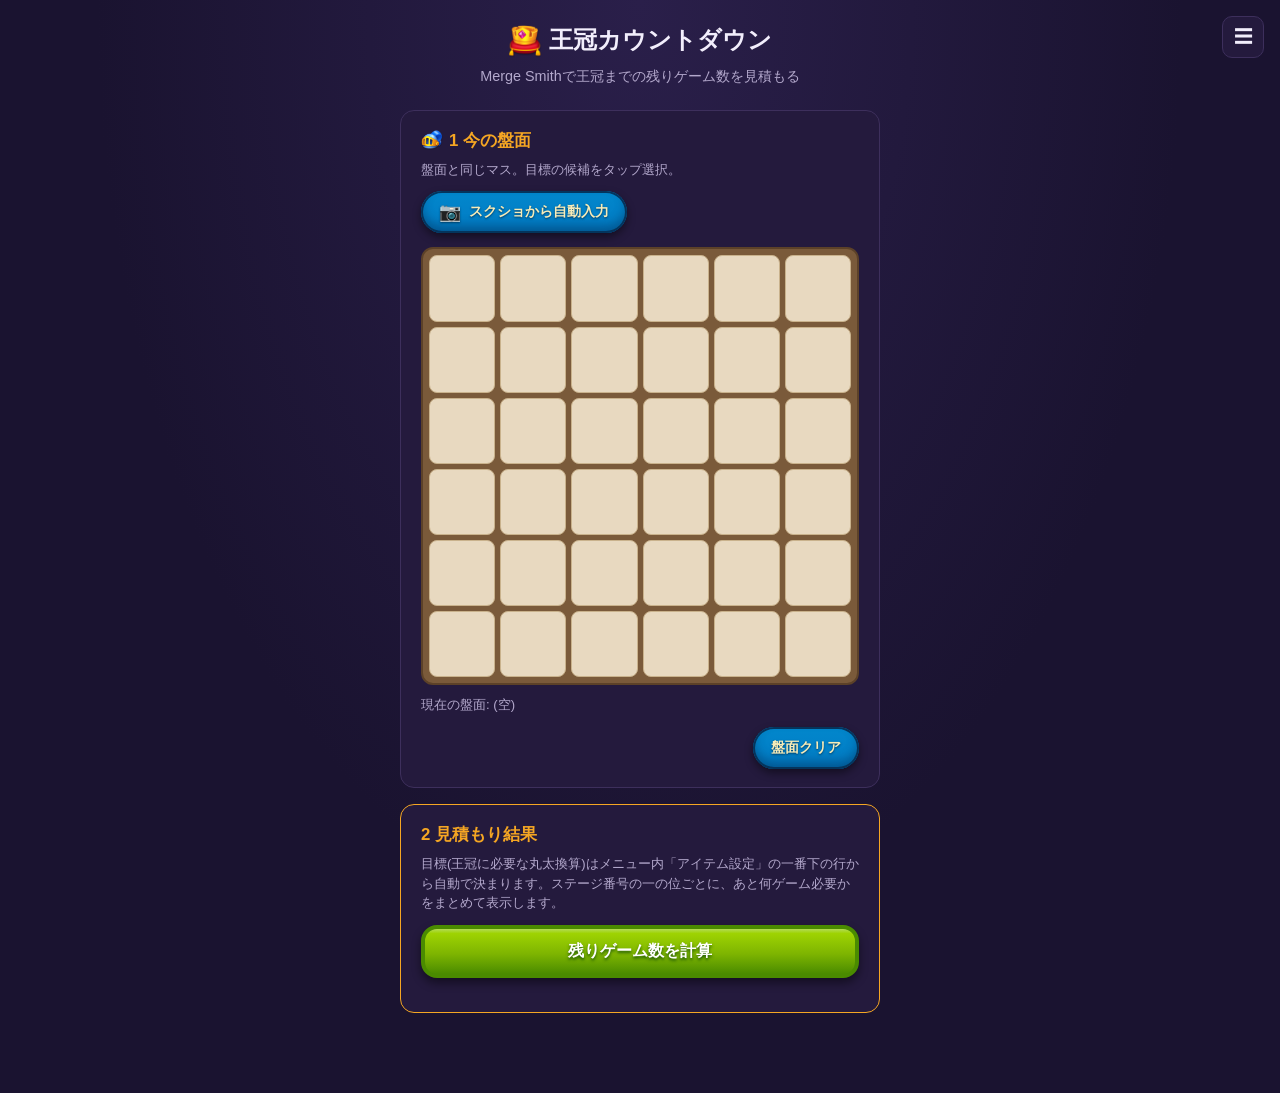
<file: index.html>
<!doctype html>
<html lang="ja">
<head>
<meta charset="UTF-8" />
<meta name="viewport" content="width=device-width, initial-scale=1.0, viewport-fit=cover" />
<meta http-equiv="Cache-Control" content="no-cache, no-store, must-revalidate" />
<meta http-equiv="Pragma" content="no-cache" />
<meta http-equiv="Expires" content="0" />
<title>Merge Smith 王冠カウントダウン</title>
<link rel="icon" type="image/png" href="./icons/favicon.png" />
<link rel="apple-touch-icon" href="./icons/apple-touch-icon.png" />
<meta name="apple-mobile-web-app-title" content="王冠カウントダウン" />
<link rel="stylesheet" href="./style.css?v=a2da0526" />
<link rel="stylesheet" href="./reference.css?v=353e5ffb" />
</head>
<body>
<button id="menu-toggle" class="menu-btn" aria-label="メニュー">☰</button>
<div id="menu-backdrop" class="menu-backdrop"></div>
<nav id="side-menu" class="side-menu">
  <button id="menu-close" class="side-menu-close" aria-label="閉じる">✕</button>
  <h3>メニュー</h3>
  <a href="./reference.html">📋 参考資料</a>

  <div class="menu-divider"></div>

  <h2><img src="./icons/icon-log.png" class="h2-icon" alt="" /> ステージ設定（丸太の獲得倍率）</h2>
  <p class="note">各ステージ1回のクリアでもらえる丸太（素材）の倍率を設定できます。</p>

  <div class="row digit-table-header">
    <span class="standard-badge">標準倍率</span>
    <button class="btn-add" id="toggle-edit-digits">🔒 編集する</button>
  </div>
  <div class="digit-table-wrap"><table class="digit-table" id="digit-table"></table></div>
  <p class="note warn">⚠️ 2, 5, 9 の位は確認済み（x3, x5, x10）。0, 1, 4, 6, 7, 8 はまだ未確認（暫定x1）。編集するには上の「編集する」を押してください。</p>

  <div class="menu-divider"></div>

  <h2><img src="./icons/icon-shield.png" class="h2-icon" alt="" /> アイテム設定（丸太換算）</h2>
  <p class="note">丸太から完成アイテムまでの合成チェーンに出てくるアイテムを、丸太に近い順から上に並べてください。丸太=1から始まり、1つ上に行くたびに2倍（2個マージで1個）になります（板=2、木の盾=4…）。</p>
  <div class="table-wrap"><table class="goal-table" id="goal-table">
    <thead><tr><th>アイテム名</th><th>丸太換算<br><span class="th-note">(自動計算)</span></th><th>ゲーム数<br><span class="th-note">(概算)</span></th></tr></thead>
    <tbody>
      <tr class="goal-fixed-row">
        <td class="name-cell"><img src="./icons/icon-log.png" class="row-icon" alt="" />丸太</td>
        <td><span class="goal-logs-badge">1</span></td>
        <td><span class="goal-games-badge" id="log-games-badge">-</span></td>
      </tr>
    </tbody>
    <tbody id="goal-body"></tbody>
    <tbody>
      <tr class="goal-fixed-row">
        <td class="name-cell"><img src="./icons/icon-crown.png" class="row-icon" alt="" />王冠（Final Goal）</td>
        <td><span class="goal-logs-badge" id="crown-logs-badge">-</span></td>
        <td><span class="goal-games-badge" id="crown-games-badge">-</span></td>
      </tr>
    </tbody>
  </table></div>
  <button class="btn-add" id="add-goal-row">+ 行を追加</button>

  <div class="menu-divider"></div>

  <h2><img src="./icons/icon-crown.png" class="h2-icon" alt="" /> 到達ボーナス（自動確定分）</h2>
  <p class="note">盤面の一番高いアイテムがそのステージ以上なら、確定でもらえる分として不足から自動で差し引かれます。</p>
  <div id="stage-bonus-list" class="bonus-list"></div>

  <div class="menu-divider"></div>

  <div class="menu-footer">
    <p class="note">バージョン <span id="app-version">v19abcc4a</span></p>
    <button class="btn-add" id="reset-all">保存データを消して最新の初期設定に戻す</button>
  </div>
</nav>

<header class="app-header">
  <h1><img src="./icons/icon-crown.png" class="title-icon" alt="" /> 王冠カウントダウン</h1>
  <p class="sub">Merge Smithで王冠までの残りゲーム数を見積もる</p>
</header>

<main class="stack">

  <section class="card">
    <h2><img src="./icons/icon-helmet.png" class="h2-icon" alt="" /> 1 今の盤面</h2>
    <p class="note">盤面と同じマス。目標の候補をタップ選択。</p>

    <div class="ai-fill">
      <button class="btn-game-pill" id="pick-image" type="button">
        <span class="btn-game-emoji" aria-hidden="true">📷</span>
        <span id="pick-image-label">スクショから自動入力</span>
      </button>
      <input type="file" id="board-image" accept="image/*" class="visually-hidden-file" />
      <p class="note" id="analyze-status"></p>
    </div>

    <div class="board-grid" id="board-grid"></div>
    <p class="note" id="board-summary">現在の盤面: (空)</p>
    <div class="board-actions">
      <button class="btn-game-pill" id="board-clear" type="button" title="盤面を全部空にする">盤面クリア</button>
    </div>
  </section>

  <section class="card result-card">
    <h2>2 見積もり結果</h2>
    <p class="note">目標(王冠に必要な丸太換算)はメニュー内「アイテム設定」の一番下の行から自動で決まります。ステージ番号の一の位ごとに、あと何ゲーム必要かをまとめて表示します。</p>
    <button class="btn-calc" id="calc-btn">残りゲーム数を計算</button>
    <div id="result"></div>
  </section>

</main>

<div id="cell-picker-backdrop" class="cell-picker-backdrop">
  <div class="cell-picker">
    <h3>このマスに置くアイテム</h3>
    <div class="cell-picker-options" id="cell-picker-options"></div>
    <button class="btn-add" id="cell-picker-cancel">キャンセル</button>
  </div>
</div>

<script src="./menu.js?v=d33258e5"></script>
<script src="./app.js?v=d3e45762"></script>
</body>
</html>
</file>
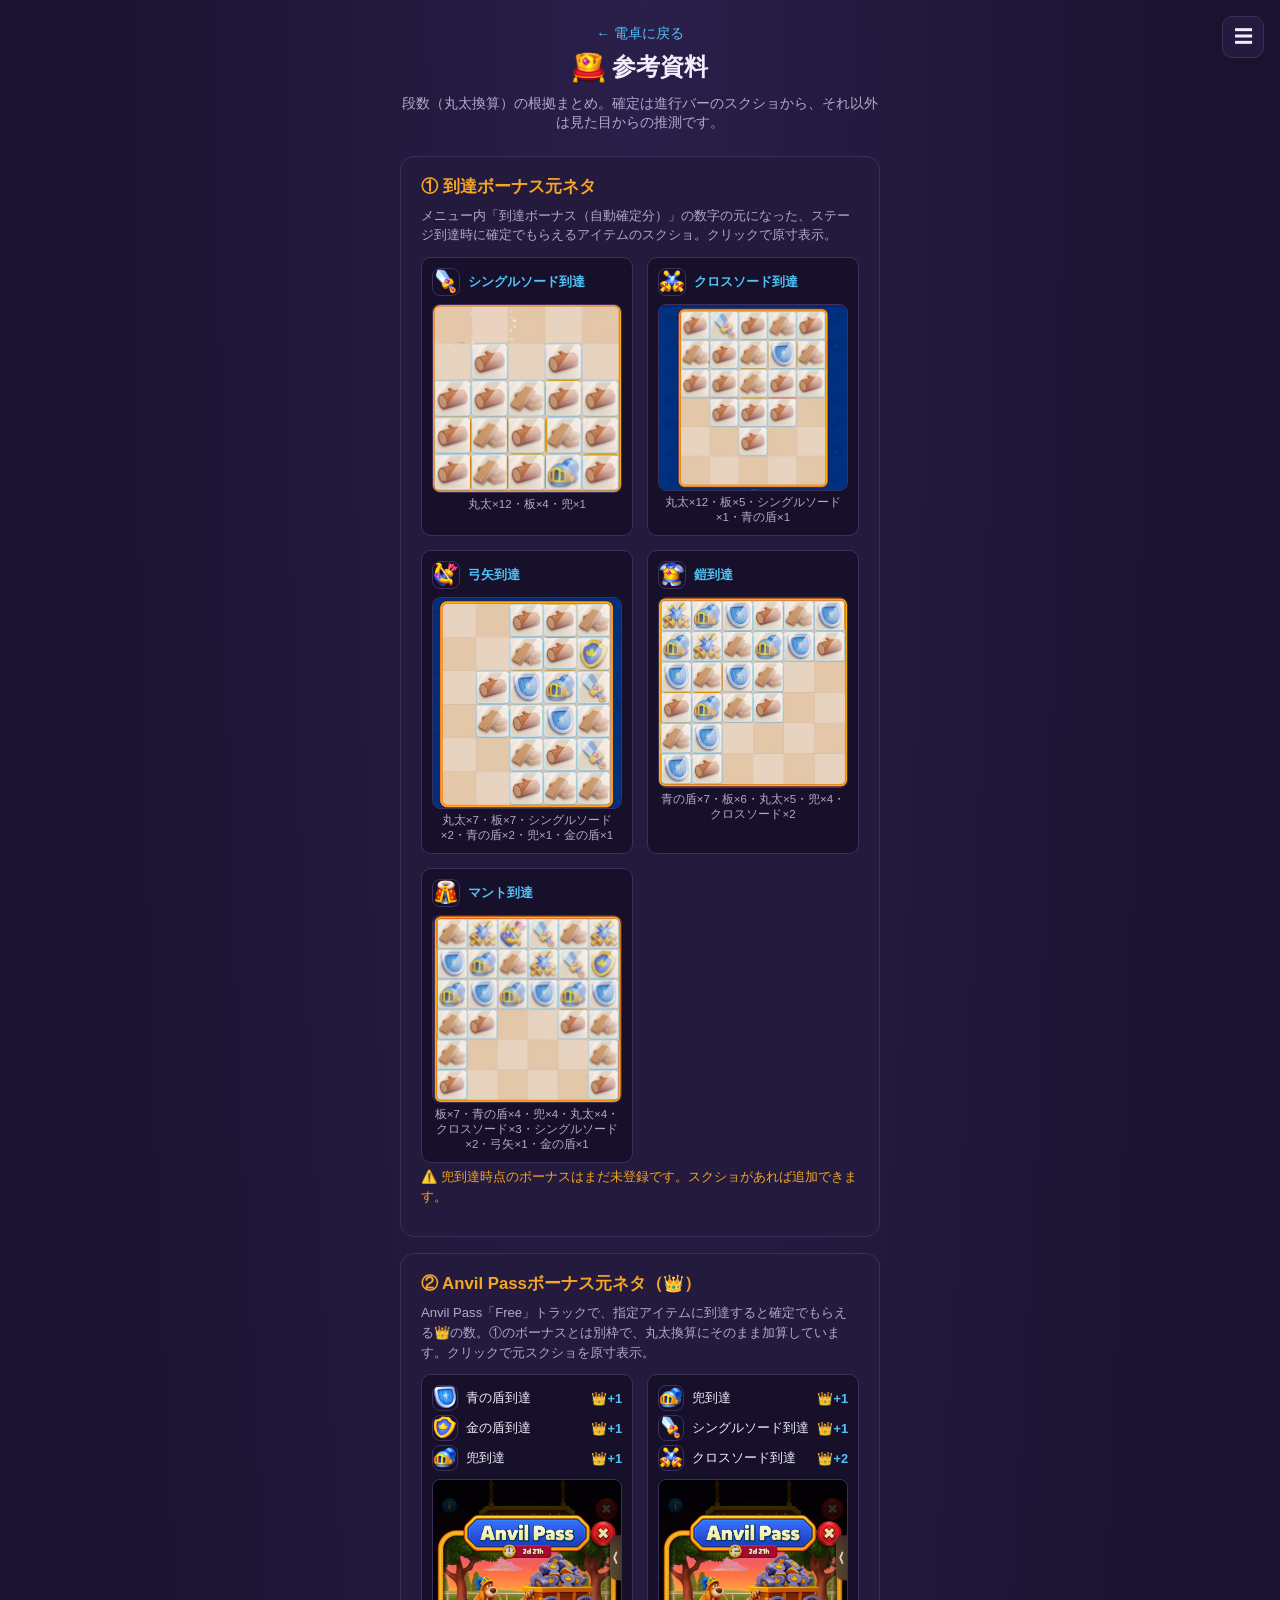
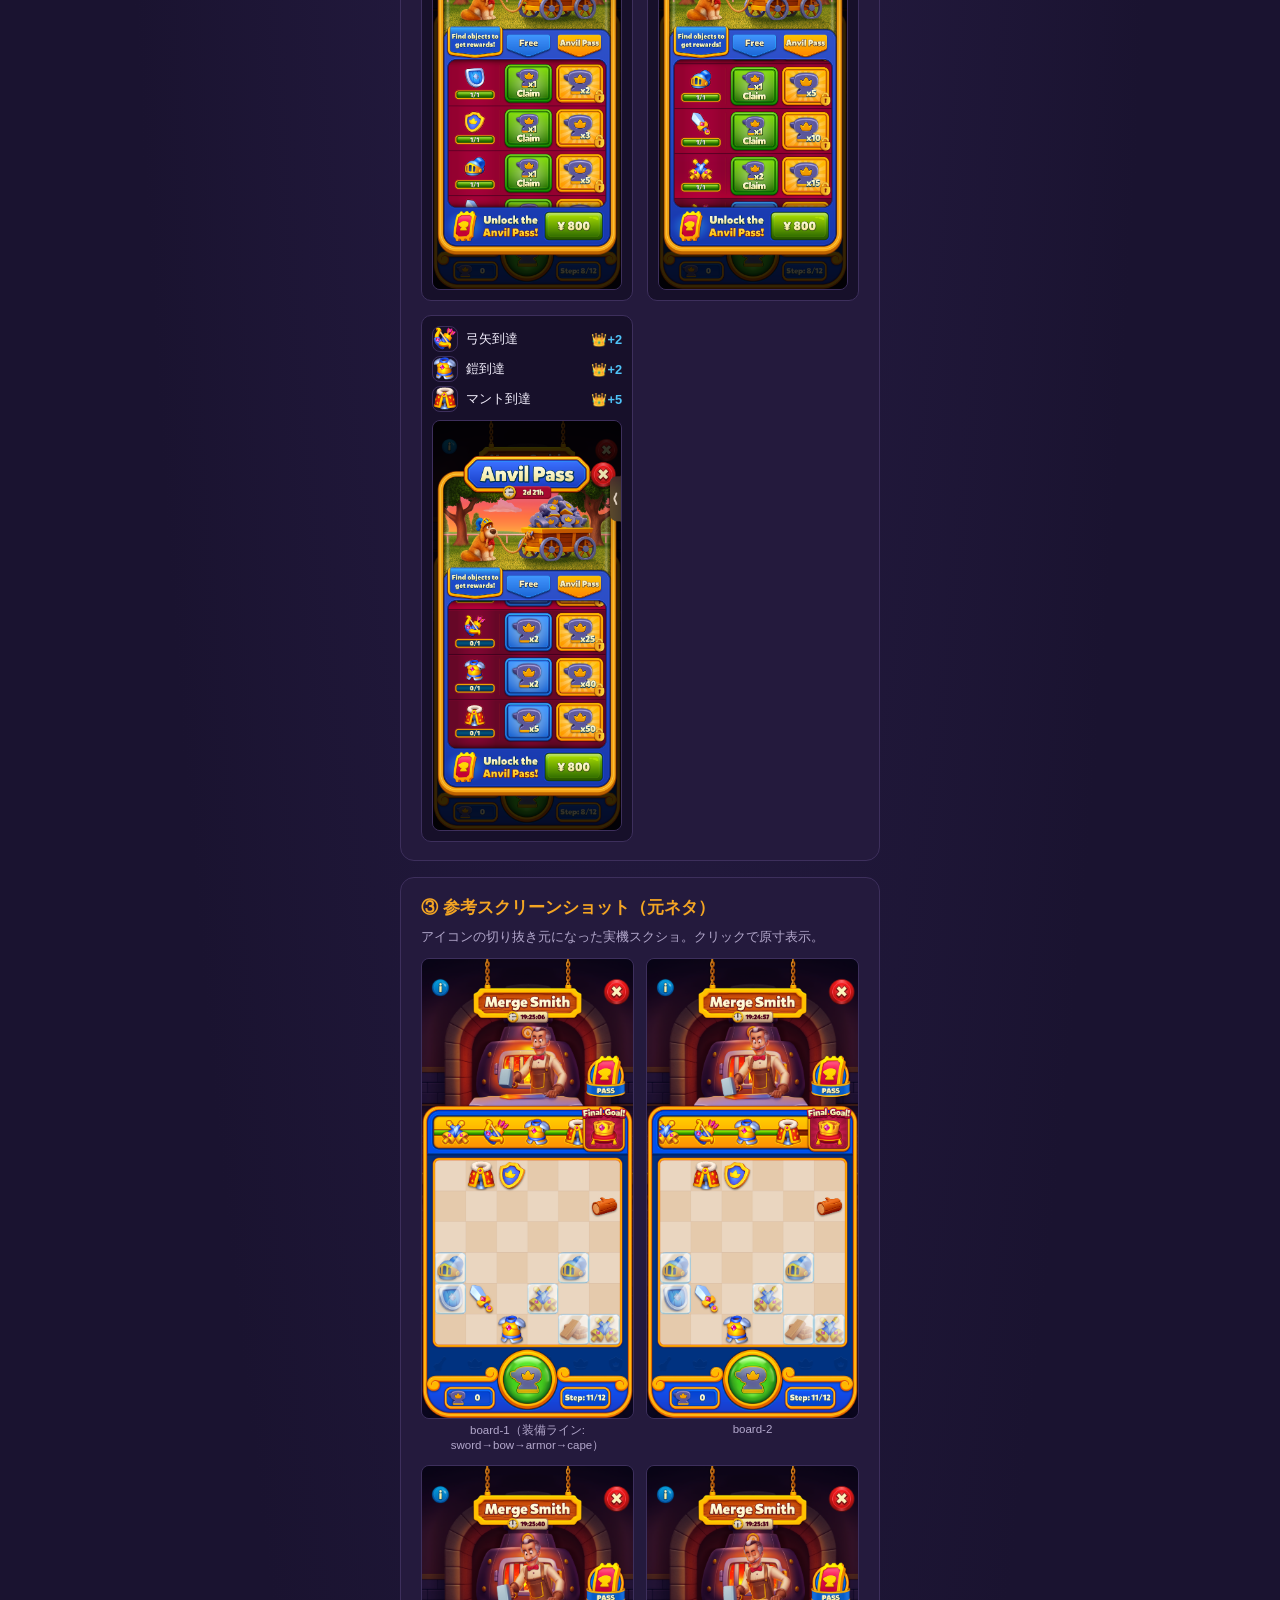
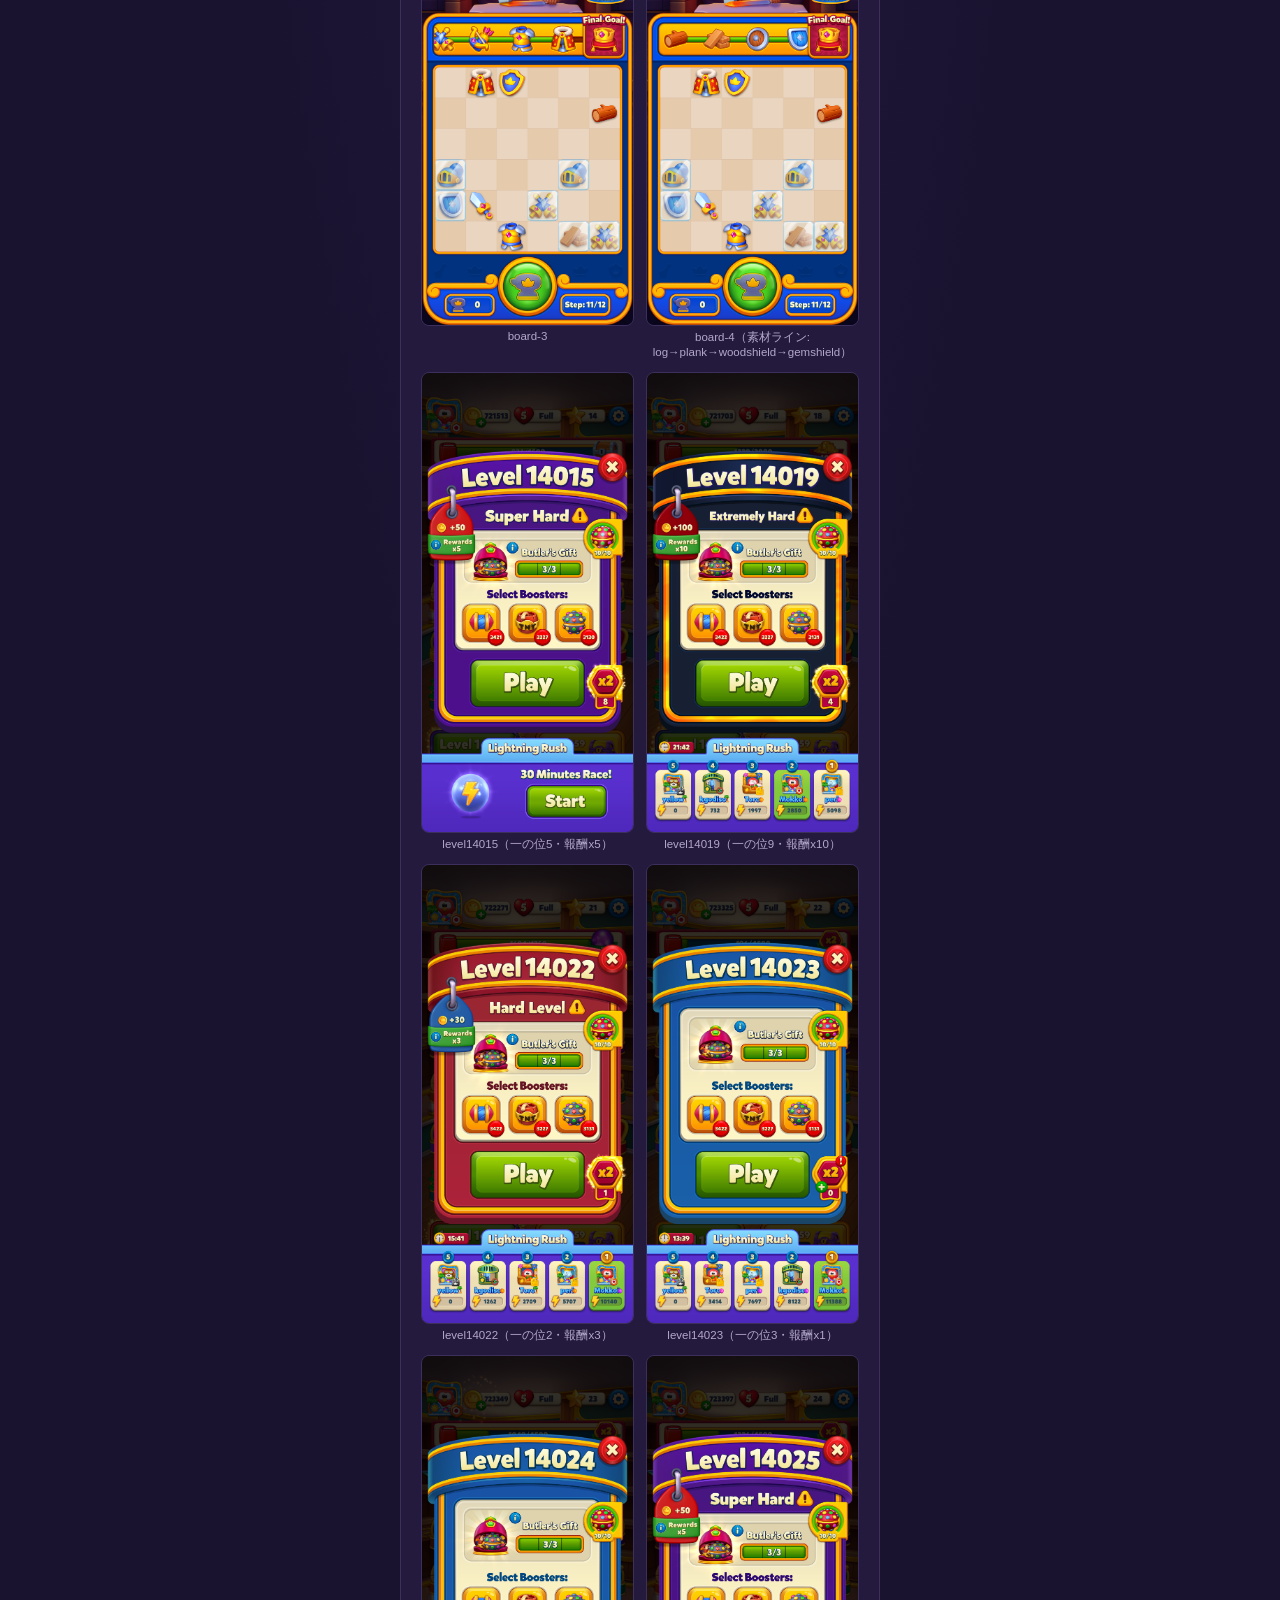
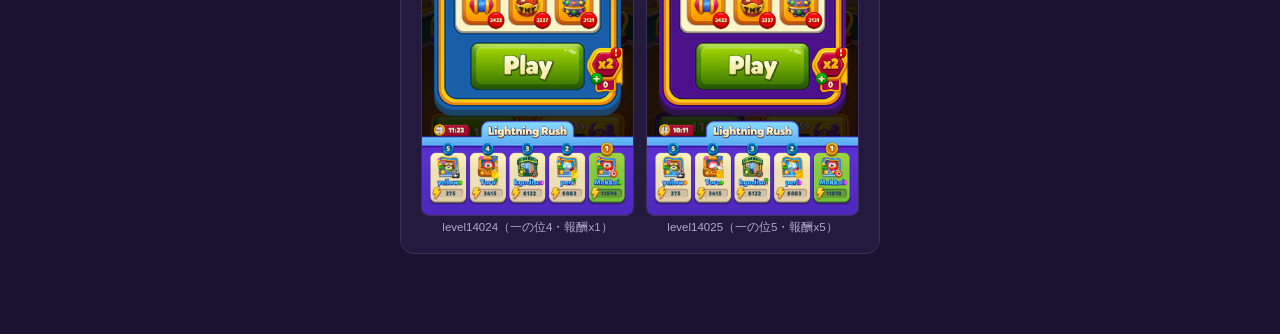
<file: reference.html>
<!doctype html>
<html lang="ja">
<head>
<meta charset="UTF-8" />
<meta name="viewport" content="width=device-width, initial-scale=1.0, viewport-fit=cover" />
<meta http-equiv="Cache-Control" content="no-cache, no-store, must-revalidate" />
<meta http-equiv="Pragma" content="no-cache" />
<meta http-equiv="Expires" content="0" />
<title>参考資料 | Merge Smith 王冠カウントダウン</title>
<link rel="icon" type="image/png" href="./icons/favicon.png" />
<link rel="apple-touch-icon" href="./icons/apple-touch-icon.png" />
<meta name="apple-mobile-web-app-title" content="王冠カウントダウン" />
<link rel="stylesheet" href="./style.css?v=a2da0526" />
<link rel="stylesheet" href="./reference.css?v=353e5ffb" />
</head>
<body>
<button id="menu-toggle" class="menu-btn" aria-label="メニュー">☰</button>
<div id="menu-backdrop" class="menu-backdrop"></div>
<nav id="side-menu" class="side-menu">
  <button id="menu-close" class="side-menu-close" aria-label="閉じる">✕</button>
  <h3>メニュー</h3>
  <a href="./index.html">🧮 電卓に戻る</a>
  <a href="./reference.html">📋 参考資料</a>
</nav>

<header class="app-header">
  <a href="./index.html" class="back-link">← 電卓に戻る</a>
  <h1><img src="./icons/icon-crown.png" class="title-icon" alt="" /> 参考資料</h1>
  <p class="sub">段数（丸太換算）の根拠まとめ。確定は進行バーのスクショから、それ以外は見た目からの推測です。</p>
</header>

<main class="stack">

  <section class="card">
    <h2>① 到達ボーナス元ネタ</h2>
    <p class="note">メニュー内「到達ボーナス（自動確定分）」の数字の元になった、ステージ到達時に確定でもらえるアイテムのスクショ。クリックで原寸表示。</p>
    <div class="bonus-grid">
      <div class="bonus-card">
        <div class="bonus-head"><img class="ref-icon" src="./icons/icon-sword-single.png" alt="" /><h3>シングルソード到達</h3></div>
        <a href="./reference-screenshots/bonus-sword-single.jpg" target="_blank"><img src="./reference-screenshots/bonus-sword-single.jpg" alt="bonus-sword-single" /><span>丸太×12・板×4・兜×1</span></a>
      </div>
      <div class="bonus-card">
        <div class="bonus-head"><img class="ref-icon" src="./icons/icon-sword.png" alt="" /><h3>クロスソード到達</h3></div>
        <a href="./reference-screenshots/bonus-sword-cross.png" target="_blank"><img src="./reference-screenshots/bonus-sword-cross.png" alt="bonus-sword-cross" /><span>丸太×12・板×5・シングルソード×1・青の盾×1</span></a>
      </div>
      <div class="bonus-card">
        <div class="bonus-head"><img class="ref-icon" src="./icons/icon-bow.png" alt="" /><h3>弓矢到達</h3></div>
        <a href="./reference-screenshots/bonus-bow.png" target="_blank"><img src="./reference-screenshots/bonus-bow.png" alt="bonus-bow" /><span>丸太×7・板×7・シングルソード×2・青の盾×2・兜×1・金の盾×1</span></a>
      </div>
      <div class="bonus-card">
        <div class="bonus-head"><img class="ref-icon" src="./icons/icon-armor.png" alt="" /><h3>鎧到達</h3></div>
        <a href="./reference-screenshots/bonus-armor.jpg" target="_blank"><img src="./reference-screenshots/bonus-armor.jpg" alt="bonus-armor" /><span>青の盾×7・板×6・丸太×5・兜×4・クロスソード×2</span></a>
      </div>
      <div class="bonus-card">
        <div class="bonus-head"><img class="ref-icon" src="./icons/icon-cape.png" alt="" /><h3>マント到達</h3></div>
        <a href="./reference-screenshots/bonus-cape.png" target="_blank"><img src="./reference-screenshots/bonus-cape.png" alt="bonus-cape" /><span>板×7・青の盾×4・兜×4・丸太×4・クロスソード×3・シングルソード×2・弓矢×1・金の盾×1</span></a>
      </div>
    </div>
    <p class="note warn">⚠️ 兜到達時点のボーナスはまだ未登録です。スクショがあれば追加できます。</p>
  </section>

  <section class="card">
    <h2>② Anvil Passボーナス元ネタ（👑）</h2>
    <p class="note">Anvil Pass「Free」トラックで、指定アイテムに到達すると確定でもらえる👑の数。①のボーナスとは別枠で、丸太換算にそのまま加算しています。クリックで元スクショを原寸表示。</p>
    <div class="bonus-grid">
      <div class="bonus-card">
        <div class="anvil-bonus-items">
          <div class="anvil-bonus-item"><img class="ref-icon" src="./icons/icon-gemshield.png" alt="" /><span>青の盾到達</span><span class="anvil-bonus-count">👑+1</span></div>
          <div class="anvil-bonus-item"><img class="ref-icon" src="./icons/icon-shield.png" alt="" /><span>金の盾到達</span><span class="anvil-bonus-count">👑+1</span></div>
          <div class="anvil-bonus-item"><img class="ref-icon" src="./icons/icon-helmet.png" alt="" /><span>兜到達</span><span class="anvil-bonus-count">👑+1</span></div>
        </div>
        <a href="./reference-screenshots/anvilpass-bonus-gemshield-shield-helmet.png" target="_blank"><img src="./reference-screenshots/anvilpass-bonus-gemshield-shield-helmet.png" alt="anvilpass-bonus-gemshield-shield-helmet" /></a>
      </div>
      <div class="bonus-card">
        <div class="anvil-bonus-items">
          <div class="anvil-bonus-item"><img class="ref-icon" src="./icons/icon-helmet.png" alt="" /><span>兜到達</span><span class="anvil-bonus-count">👑+1</span></div>
          <div class="anvil-bonus-item"><img class="ref-icon" src="./icons/icon-sword-single.png" alt="" /><span>シングルソード到達</span><span class="anvil-bonus-count">👑+1</span></div>
          <div class="anvil-bonus-item"><img class="ref-icon" src="./icons/icon-sword.png" alt="" /><span>クロスソード到達</span><span class="anvil-bonus-count">👑+2</span></div>
        </div>
        <a href="./reference-screenshots/anvilpass-bonus-helmet-swordsingle-swordcross.png" target="_blank"><img src="./reference-screenshots/anvilpass-bonus-helmet-swordsingle-swordcross.png" alt="anvilpass-bonus-helmet-swordsingle-swordcross" /></a>
      </div>
      <div class="bonus-card">
        <div class="anvil-bonus-items">
          <div class="anvil-bonus-item"><img class="ref-icon" src="./icons/icon-bow.png" alt="" /><span>弓矢到達</span><span class="anvil-bonus-count">👑+2</span></div>
          <div class="anvil-bonus-item"><img class="ref-icon" src="./icons/icon-armor.png" alt="" /><span>鎧到達</span><span class="anvil-bonus-count">👑+2</span></div>
          <div class="anvil-bonus-item"><img class="ref-icon" src="./icons/icon-cape.png" alt="" /><span>マント到達</span><span class="anvil-bonus-count">👑+5</span></div>
        </div>
        <a href="./reference-screenshots/anvilpass-bonus-bow-armor-cape.png" target="_blank"><img src="./reference-screenshots/anvilpass-bonus-bow-armor-cape.png" alt="anvilpass-bonus-bow-armor-cape" /></a>
      </div>
    </div>
  </section>

  <section class="card">
    <h2>③ 参考スクリーンショット（元ネタ）</h2>
    <p class="note">アイコンの切り抜き元になった実機スクショ。クリックで原寸表示。</p>
    <div class="ref-gallery">
      <a href="./reference-screenshots/merge-smith-board-1.png" target="_blank"><img src="./reference-screenshots/merge-smith-board-1.png" alt="board-1" /><span>board-1（装備ライン: sword→bow→armor→cape）</span></a>
      <a href="./reference-screenshots/merge-smith-board-2.png" target="_blank"><img src="./reference-screenshots/merge-smith-board-2.png" alt="board-2" /><span>board-2</span></a>
      <a href="./reference-screenshots/merge-smith-board-3.png" target="_blank"><img src="./reference-screenshots/merge-smith-board-3.png" alt="board-3" /><span>board-3</span></a>
      <a href="./reference-screenshots/merge-smith-board-4-woodchain-goalbar.png" target="_blank"><img src="./reference-screenshots/merge-smith-board-4-woodchain-goalbar.png" alt="board-4" /><span>board-4（素材ライン: log→plank→woodshield→gemshield）</span></a>
      <a href="./reference-screenshots/level14015-digit5-rewardx5.png" target="_blank"><img src="./reference-screenshots/level14015-digit5-rewardx5.png" alt="level14015" /><span>level14015（一の位5・報酬x5）</span></a>
      <a href="./reference-screenshots/level14019-digit9-rewardx10.png" target="_blank"><img src="./reference-screenshots/level14019-digit9-rewardx10.png" alt="level14019" /><span>level14019（一の位9・報酬x10）</span></a>
      <a href="./reference-screenshots/level14022-digit2-rewardx3.png" target="_blank"><img src="./reference-screenshots/level14022-digit2-rewardx3.png" alt="level14022" /><span>level14022（一の位2・報酬x3）</span></a>
      <a href="./reference-screenshots/level14023-digit3-rewardx1.png" target="_blank"><img src="./reference-screenshots/level14023-digit3-rewardx1.png" alt="level14023" /><span>level14023（一の位3・報酬x1）</span></a>
      <a href="./reference-screenshots/level14024-digit4-rewardx1.png" target="_blank"><img src="./reference-screenshots/level14024-digit4-rewardx1.png" alt="level14024" /><span>level14024（一の位4・報酬x1）</span></a>
      <a href="./reference-screenshots/level14025-digit5-rewardx5.png" target="_blank"><img src="./reference-screenshots/level14025-digit5-rewardx5.png" alt="level14025" /><span>level14025（一の位5・報酬x5）</span></a>
    </div>
  </section>

</main>

<script src="./menu.js?v=d33258e5"></script>
</body>
</html>
</file>
<file: style.css>
:root {
  --bg: #1a1330;
  --card-bg: #241a3d;
  --accent: #f5a623;
  --accent2: #4fc3f7;
  --text: #f2eefc;
  --text-dim: #b3a8cc;
  --border: #3d2f5c;
  --danger: #e85d5d;
  --info-blue: #0184ca;
  --info-blue-hover: #1f9de0;
}

* { box-sizing: border-box; }

html {
  background: var(--bg);
  overflow-x: hidden;
}

body {
  margin: 0;
  min-height: 100vh;
  overflow-x: hidden;
  font-family: -apple-system, BlinkMacSystemFont, "Hiragino Sans", "Yu Gothic", sans-serif;
  background: radial-gradient(ellipse at top, #2a1f4a 0%, var(--bg) 60%);
  color: var(--text);
  padding: calc(24px + env(safe-area-inset-top)) calc(16px + env(safe-area-inset-right)) calc(80px + env(safe-area-inset-bottom)) calc(16px + env(safe-area-inset-left));
}

.app-header {
  max-width: 480px;
  margin: 0 auto 24px;
  text-align: center;
}

.app-header h1 {
  margin: 0 0 8px;
  font-size: 1.5rem;
}

.app-header .sub {
  color: var(--text-dim);
  font-size: 0.9rem;
  margin: 0;
}

.stack {
  max-width: 480px;
  margin: 0 auto;
  display: flex;
  flex-direction: column;
  gap: 16px;
}

.card {
  background: var(--card-bg);
  border: 1px solid var(--border);
  border-radius: 14px;
  padding: 18px 20px;
}

.card h2 {
  margin: 0 0 8px;
  font-size: 1.05rem;
  color: var(--accent);
  display: flex;
  align-items: center;
  gap: 6px;
}

.title-icon {
  width: 34px;
  height: 34px;
  object-fit: contain;
  vertical-align: middle;
  border-radius: 6px;
}

.h2-icon {
  width: 22px;
  height: 22px;
  object-fit: contain;
  border-radius: 4px;
}

.row-icon {
  width: 20px;
  height: 20px;
  object-fit: contain;
  border-radius: 4px;
  flex-shrink: 0;
}

.note {
  color: var(--text-dim);
  font-size: 0.82rem;
  line-height: 1.5;
  margin: 4px 0 12px;
}

.note.warn {
  color: var(--accent);
}

.row {
  display: flex;
  align-items: center;
  gap: 10px;
  flex-wrap: wrap;
  margin-bottom: 10px;
}

.row label {
  font-size: 0.88rem;
  white-space: nowrap;
}

.hint {
  font-size: 0.8rem;
  color: var(--text-dim);
}

input[type="number"],
input[type="text"],
input[type="password"] {
  background: #17102a;
  border: 1px solid var(--border);
  color: var(--text);
  border-radius: 8px;
  padding: 6px 10px;
  font-size: 0.9rem;
  width: 120px;
}

input[type="file"] {
  color: var(--text-dim);
  font-size: 0.82rem;
}

.table-wrap {
  overflow-x: auto;
  margin-bottom: 8px;
}

table {
  width: 100%;
  min-width: 420px;
  border-collapse: collapse;
  margin-bottom: 0;
}

th, td {
  padding: 6px 4px;
  font-size: 0.85rem;
  text-align: center;
  border-bottom: 1px solid var(--border);
}

th {
  color: var(--text-dim);
  font-weight: 500;
}

.th-note {
  font-weight: 400;
  font-size: 0.7rem;
}

td input {
  width: 100%;
  min-width: 0;
  text-align: center;
}

td.name-cell {
  display: flex;
  align-items: center;
  gap: 6px;
}

td.name-cell input {
  text-align: left;
}

.goal-table {
  width: auto;
  min-width: 0;
}

.goal-table td.name-cell input {
  flex: 1 1 auto;
  width: 100%;
  min-width: 0;
  background: none;
  border: none;
  border-radius: 0;
  padding: 2px 0;
  color: var(--text);
  font-size: 0.85rem;
  font-family: inherit;
}

.goal-table td.name-cell input:focus {
  outline: none;
  border-bottom: 1px solid var(--accent2);
}

.digit-table-header {
  justify-content: space-between;
  margin-bottom: 8px;
}

.standard-badge {
  background: rgba(79, 195, 247, 0.15);
  color: var(--accent2);
  border: 1px solid var(--accent2);
  border-radius: 999px;
  padding: 2px 12px;
  font-size: 0.78rem;
  font-weight: 600;
}

.digit-table input:disabled {
  opacity: 0.75;
  -webkit-text-fill-color: var(--text);
  color: var(--text);
  cursor: default;
}

.digit-table-wrap {
  overflow-x: auto;
  margin-bottom: 8px;
}

.digit-table {
  margin-bottom: 0;
}

.digit-table td, .digit-table th {
  padding: 4px 2px;
}

.digit-table input {
  width: 40px;
  padding: 4px;
}

.goal-logs-badge {
  display: inline-block;
  min-width: 2.4em;
  color: var(--accent2);
  font-weight: 700;
  font-size: 0.95rem;
}

.goal-games-badge {
  display: inline-block;
  min-width: 4.2em;
  color: var(--text-dim);
  font-weight: 600;
  font-size: 0.78rem;
}

.goal-fixed-row {
  opacity: 0.75;
}

.goal-fixed-row td.name-cell {
  font-weight: 600;
}

.bonus-list {
  display: flex;
  flex-direction: column;
  gap: 8px;
}

.bonus-row {
  background: #17102a;
  border: 1px solid var(--border);
  border-radius: 10px;
  padding: 8px 12px;
}

.bonus-title {
  display: flex;
  justify-content: space-between;
  align-items: center;
  font-size: 0.88rem;
  font-weight: 600;
}

.bonus-title .goal-logs-badge {
  font-size: 0.85rem;
}

.bonus-items {
  color: var(--text-dim);
  font-size: 0.78rem;
  margin-top: 4px;
}

/* --- board grid (section③) --- */

.board-grid {
  display: grid;
  gap: 5px;
  margin-bottom: 10px;
  background: #7a5a3a;
  padding: 6px;
  border-radius: 12px;
  border: 2px solid #5c4128;
}

.board-actions {
  display: flex;
  justify-content: flex-end;
}

/* ゲーム内の「i」ボタン風（青のツヤありグラデ＋濃紺の縁＋落ち影）。
   縁はborderではなく内側シャドウのリングで描いている。 */
.btn-game-pill {
  border: none;
  background: linear-gradient(180deg, #0287cc 0%, #027bc4 100%);
  box-shadow:
    inset 0 0 0 2px #04345c,
    inset 0 -7px 11px rgba(0, 40, 80, 0.45),
    0 4px 9px rgba(0, 0, 0, 0.45);
  display: inline-flex;
  align-items: center;
  justify-content: center;
  position: relative;
  cursor: pointer;
  transition: transform 0.1s ease, box-shadow 0.1s ease;
  min-height: 42px;
  padding: 0 18px;
  gap: 8px;
  border-radius: 999px;
  color: #f7ecb8;
  font-weight: 700;
  font-size: 0.86rem;
  text-shadow: 0 1px 2px rgba(0, 32, 60, 0.7);
}

.btn-game-pill:hover {
  box-shadow:
    inset 0 0 0 2px #04345c,
    inset 0 -7px 11px rgba(0, 40, 80, 0.32),
    0 5px 12px rgba(0, 0, 0, 0.5);
}

.btn-game-pill:active {
  transform: translateY(2px) scale(0.97);
  box-shadow:
    inset 0 0 0 2px #04345c,
    inset 0 -3px 8px rgba(0, 40, 80, 0.5),
    0 1px 4px rgba(0, 0, 0, 0.45);
}

.btn-game-pill:focus-visible {
  outline: 2px solid var(--accent2);
  outline-offset: 3px;
}

.btn-game-pill:disabled {
  filter: grayscale(0.5) brightness(0.72);
  cursor: not-allowed;
  transform: none;
}

.btn-game-emoji {
  flex: none;
  font-size: 18px;
  line-height: 1;
  text-shadow: 0 1px 2px rgba(0, 32, 60, 0.6);
}

.board-cell {
  position: relative;
  aspect-ratio: 1 / 1;
  background: #e8d9c0;
  border: 1px solid #c9b28c;
  border-radius: 8px;
  cursor: pointer;
  transition: background 0.15s ease, transform 0.1s ease;
}

.board-cell:hover {
  background: #f0e4cf;
}

.board-cell:active {
  transform: scale(0.94);
}

.board-cell.filled {
  background: #f4ecdd;
}

.board-cell img {
  position: absolute;
  top: 8%;
  right: 8%;
  bottom: 8%;
  left: 8%;
  width: 84%;
  height: 84%;
  object-fit: contain;
}

.board-cell .cell-label {
  position: absolute;
  top: 8%;
  right: 8%;
  bottom: 8%;
  left: 8%;
  display: flex;
  align-items: center;
  justify-content: center;
  font-size: 0.62rem;
  color: #4a3a26;
  text-align: center;
  line-height: 1.1;
  word-break: break-all;
}

/* --- cell picker modal --- */

.cell-picker-backdrop {
  display: none;
  position: fixed;
  inset: 0;
  background: rgba(0, 0, 0, 0.6);
  z-index: 80;
  align-items: flex-end;
  justify-content: center;
}

.cell-picker-backdrop.open {
  display: flex;
}

.cell-picker {
  background: var(--card-bg);
  border: 1px solid var(--border);
  border-top-left-radius: 16px;
  border-top-right-radius: 16px;
  padding: 18px 16px 24px;
  width: 100%;
  max-width: 480px;
  max-height: 70vh;
  overflow-y: auto;
}

.cell-picker h3 {
  margin: 0 0 12px;
  font-size: 0.95rem;
  color: var(--accent);
}

.cell-picker-options {
  display: grid;
  grid-template-columns: repeat(4, 1fr);
  gap: 8px;
  margin-bottom: 14px;
}

.cell-picker-option {
  background: #17102a;
  border: 1px solid var(--border);
  border-radius: 10px;
  color: var(--text);
  padding: 8px 4px;
  display: flex;
  flex-direction: column;
  align-items: center;
  gap: 4px;
  cursor: pointer;
  font-size: 0.72rem;
}

.cell-picker-option:hover {
  border-color: var(--accent2);
}

.cell-picker-option img {
  width: 28px;
  height: 28px;
  object-fit: contain;
}

.cell-picker-option.clear {
  grid-column: 1 / -1;
  flex-direction: row;
  justify-content: center;
  color: var(--danger);
  font-size: 0.82rem;
}

.btn-add {
  background: none;
  border: 1px dashed var(--border);
  color: var(--text-dim);
  border-radius: 8px;
  padding: 6px 14px;
  font-size: 0.82rem;
  cursor: pointer;
}

.btn-add:hover {
  border-color: var(--accent2);
  color: var(--accent2);
}

.visually-hidden-file {
  position: absolute;
  width: 1px;
  height: 1px;
  overflow: hidden;
  opacity: 0;
  clip: rect(0 0 0 0);
}

.spinner {
  display: inline-block;
  width: 0.85em;
  height: 0.85em;
  margin-right: 6px;
  vertical-align: -0.1em;
  border: 2px solid var(--border);
  border-top-color: var(--accent2);
  border-radius: 50%;
  animation: spin 0.7s linear infinite;
}

@keyframes spin {
  to { transform: rotate(360deg); }
}

.result-loading {
  color: var(--text-dim);
  font-size: 0.82rem;
  padding: 10px 0;
}

.skeleton-lines {
  display: flex;
  flex-direction: column;
  gap: 8px;
  margin-top: 10px;
}

.skeleton-line {
  display: block;
  height: 14px;
  border-radius: 6px;
  background: linear-gradient(90deg, rgba(255, 255, 255, 0.05), rgba(255, 255, 255, 0.13), rgba(255, 255, 255, 0.05));
  background-size: 200% 100%;
  animation: skeleton-shimmer 1.2s ease-in-out infinite;
}

.skeleton-line:nth-child(2) { width: 80%; }
.skeleton-line:nth-child(3) { width: 60%; }

@keyframes skeleton-shimmer {
  from { background-position: 200% 0; }
  to { background-position: -200% 0; }
}

.ai-fill {
  margin-bottom: 14px;
}

.ai-fill .note {
  margin-top: 8px;
}

.result-card {
  border-color: var(--accent);
}

/* ゲーム内の「Play」ボタンと同じ配色（緑の縁＋緑のグラデ、ツヤなし） */
.btn-calc {
  width: 100%;
  position: relative;
  border: 4px solid #4a8b00;
  border-radius: 16px;
  padding: 12px;
  background-image: linear-gradient(180deg, #b2db55 0%, #9ed302 10%, #7eb501 55%, #4a8b00 100%);
  box-shadow: 0 5px 10px rgba(0, 0, 0, 0.45);
  color: #fff;
  font-weight: 700;
  font-size: 1rem;
  text-shadow: 0 2px 3px rgba(0, 60, 10, 0.8);
  cursor: pointer;
  transition: transform 0.1s ease, box-shadow 0.1s ease;
}

.btn-calc:hover {
  filter: brightness(1.06);
}

.btn-calc:active {
  transform: translateY(2px) scale(0.99);
  box-shadow: 0 1px 4px rgba(0, 0, 0, 0.45);
}

.btn-calc:focus-visible {
  outline: 2px solid var(--accent2);
  outline-offset: 3px;
}

#result {
  margin-top: 16px;
}

.result-total {
  font-size: 1.6rem;
  font-weight: 700;
  text-align: center;
  color: var(--accent);
  margin-bottom: 12px;
}

.result-breakdown {
  font-size: 0.85rem;
  border-top: 1px solid var(--border);
  padding-top: 10px;
}

.result-breakdown div {
  display: flex;
  justify-content: space-between;
  padding: 4px 0;
  color: var(--text-dim);
}

.result-breakdown span.name {
  color: var(--text);
}

.result-breakdown .result-sep {
  margin-top: 8px;
  padding-top: 8px;
  border-top: 1px dashed var(--border);
  color: var(--accent2);
  font-size: 0.78rem;
}

.mini-result-table {
  width: 100%;
  min-width: 0;
  table-layout: fixed;
  border-collapse: separate;
  border-spacing: 0;
}

.mini-result-table th, .mini-result-table td {
  padding: 5px 4px;
  font-size: 0.8rem;
  border-bottom: none;
}

.mini-result-table td {
  color: var(--text);
  font-weight: 600;
}

.mini-result-table th:nth-child(1), .mini-result-table td:nth-child(1) {
  width: 12%;
}

.mini-result-table th:nth-child(2), .mini-result-table td:nth-child(2),
.mini-result-table th:nth-child(3), .mini-result-table td:nth-child(3),
.mini-result-table th:nth-child(4), .mini-result-table td:nth-child(4),
.mini-result-table th:nth-child(5), .mini-result-table td:nth-child(5) {
  width: 22%;
}

.mini-result-table th:nth-child(1), .mini-result-table td:nth-child(1) {
  background: rgba(79, 195, 247, 0.12);
  color: var(--accent2);
}

.mini-result-table th:nth-child(2), .mini-result-table td:nth-child(2) {
  background: rgba(245, 166, 35, 0.13);
}

.mini-result-table th:nth-child(3), .mini-result-table td:nth-child(3) {
  background: rgba(245, 166, 35, 0.26);
}

.mini-result-table th:nth-child(4), .mini-result-table td:nth-child(4) {
  background: rgba(186, 148, 245, 0.13);
}

.mini-result-table th:nth-child(5), .mini-result-table td:nth-child(5) {
  background: rgba(186, 148, 245, 0.26);
}

.mini-result-table th .row-icon {
  vertical-align: middle;
  margin-right: 2px;
}

.mini-result-table tbody tr:nth-child(even) td {
  box-shadow: inset 0 0 999px rgba(255, 255, 255, 0.06);
}

.mini-result-table tbody tr:nth-child(odd) td {
  box-shadow: inset 0 0 999px rgba(0, 0, 0, 0.12);
}
</file>
<file: reference.css>
.back-link {
  display: inline-block;
  color: var(--accent2);
  text-decoration: none;
  font-size: 0.85rem;
  margin-bottom: 8px;
}

.back-link:hover {
  text-decoration: underline;
}

.ref-icon {
  width: 44px;
  height: 44px;
  object-fit: contain;
  display: block;
  flex-shrink: 0;
  border-radius: 6px;
}

.bonus-grid {
  display: grid;
  grid-template-columns: repeat(auto-fill, minmax(160px, 1fr));
  gap: 14px;
}

.bonus-card {
  display: flex;
  flex-direction: column;
  gap: 8px;
  background: #17102a;
  border: 1px solid var(--border);
  border-radius: 10px;
  padding: 10px;
}

.bonus-head {
  display: flex;
  align-items: center;
  gap: 8px;
}

.bonus-head .ref-icon {
  width: 28px;
  height: 28px;
}

.bonus-head h3 {
  margin: 0;
  font-size: 0.82rem;
  color: var(--accent2);
}

.bonus-card a {
  color: var(--text-dim);
  text-decoration: none;
  font-size: 0.72rem;
  text-align: center;
  display: flex;
  flex-direction: column;
  gap: 4px;
}

.bonus-card img {
  width: 100%;
  border-radius: 8px;
  border: 1px solid var(--border);
}

.anvil-bonus-items {
  display: flex;
  flex-direction: column;
  gap: 4px;
}

.anvil-bonus-item {
  display: flex;
  align-items: center;
  gap: 8px;
  font-size: 0.8rem;
}

.anvil-bonus-item .ref-icon {
  width: 26px;
  height: 26px;
}

.anvil-bonus-count {
  margin-left: auto;
  color: var(--accent2);
  font-weight: 700;
  white-space: nowrap;
}

.bonus-card a:hover img {
  border-color: var(--accent2);
}

.ref-full-img {
  width: 100%;
  max-width: 780px;
  border-radius: 10px;
  display: block;
  margin: 0 auto;
}

.ref-gallery {
  display: grid;
  grid-template-columns: repeat(auto-fill, minmax(140px, 1fr));
  gap: 12px;
}

.ref-gallery a {
  color: var(--text-dim);
  text-decoration: none;
  font-size: 0.72rem;
  text-align: center;
  display: flex;
  flex-direction: column;
  gap: 4px;
}

.ref-gallery img {
  width: 100%;
  border-radius: 8px;
  border: 1px solid var(--border);
}

.ref-gallery a:hover img {
  border-color: var(--accent2);
}

/* --- hamburger menu (shared with index.html) --- */

.menu-btn {
  position: fixed;
  top: 16px;
  right: 16px;
  z-index: 50;
  width: 42px;
  height: 42px;
  border-radius: 10px;
  background: var(--card-bg);
  border: 1px solid var(--border);
  color: var(--text);
  font-size: 1.2rem;
  cursor: pointer;
}

.menu-btn:hover {
  border-color: var(--accent2);
}

.side-menu {
  position: fixed;
  top: 0;
  right: 0;
  height: 100%;
  width: 520px;
  max-width: 94vw;
  background: var(--card-bg);
  border-left: 1px solid var(--border);
  z-index: 60;
  padding: 20px 16px;
  transform: translateX(100%);
  transition: transform 0.2s ease;
  overflow-y: auto;
}

.menu-divider {
  border-top: 1px solid var(--border);
  margin: 18px 0 16px;
}

.side-menu h2 {
  margin: 0 0 8px;
  font-size: 1rem;
  color: var(--accent);
  display: flex;
  align-items: center;
  gap: 6px;
}

.side-menu.open {
  transform: translateX(0);
}

.side-menu h3 {
  margin: 0 0 12px;
  font-size: 0.95rem;
  color: var(--accent);
}

.side-menu a {
  display: block;
  color: var(--text);
  text-decoration: none;
  font-size: 0.88rem;
  padding: 10px 8px;
  border-radius: 8px;
}

.side-menu a:hover {
  background: rgba(79, 195, 247, 0.12);
  color: var(--accent2);
}

.menu-footer {
  padding-bottom: 24px;
}

.menu-footer .note {
  margin: 0 0 8px;
}

#app-version {
  font-family: ui-monospace, SFMono-Regular, Menlo, monospace;
  color: var(--text-dim);
}

.side-menu-close {
  position: absolute;
  top: 14px;
  right: 14px;
  background: none;
  border: none;
  color: var(--text-dim);
  font-size: 1.1rem;
  cursor: pointer;
}

.menu-backdrop {
  position: fixed;
  inset: 0;
  background: rgba(0, 0, 0, 0.5);
  z-index: 55;
  display: none;
}

.menu-backdrop.open {
  display: block;
}
</file>
